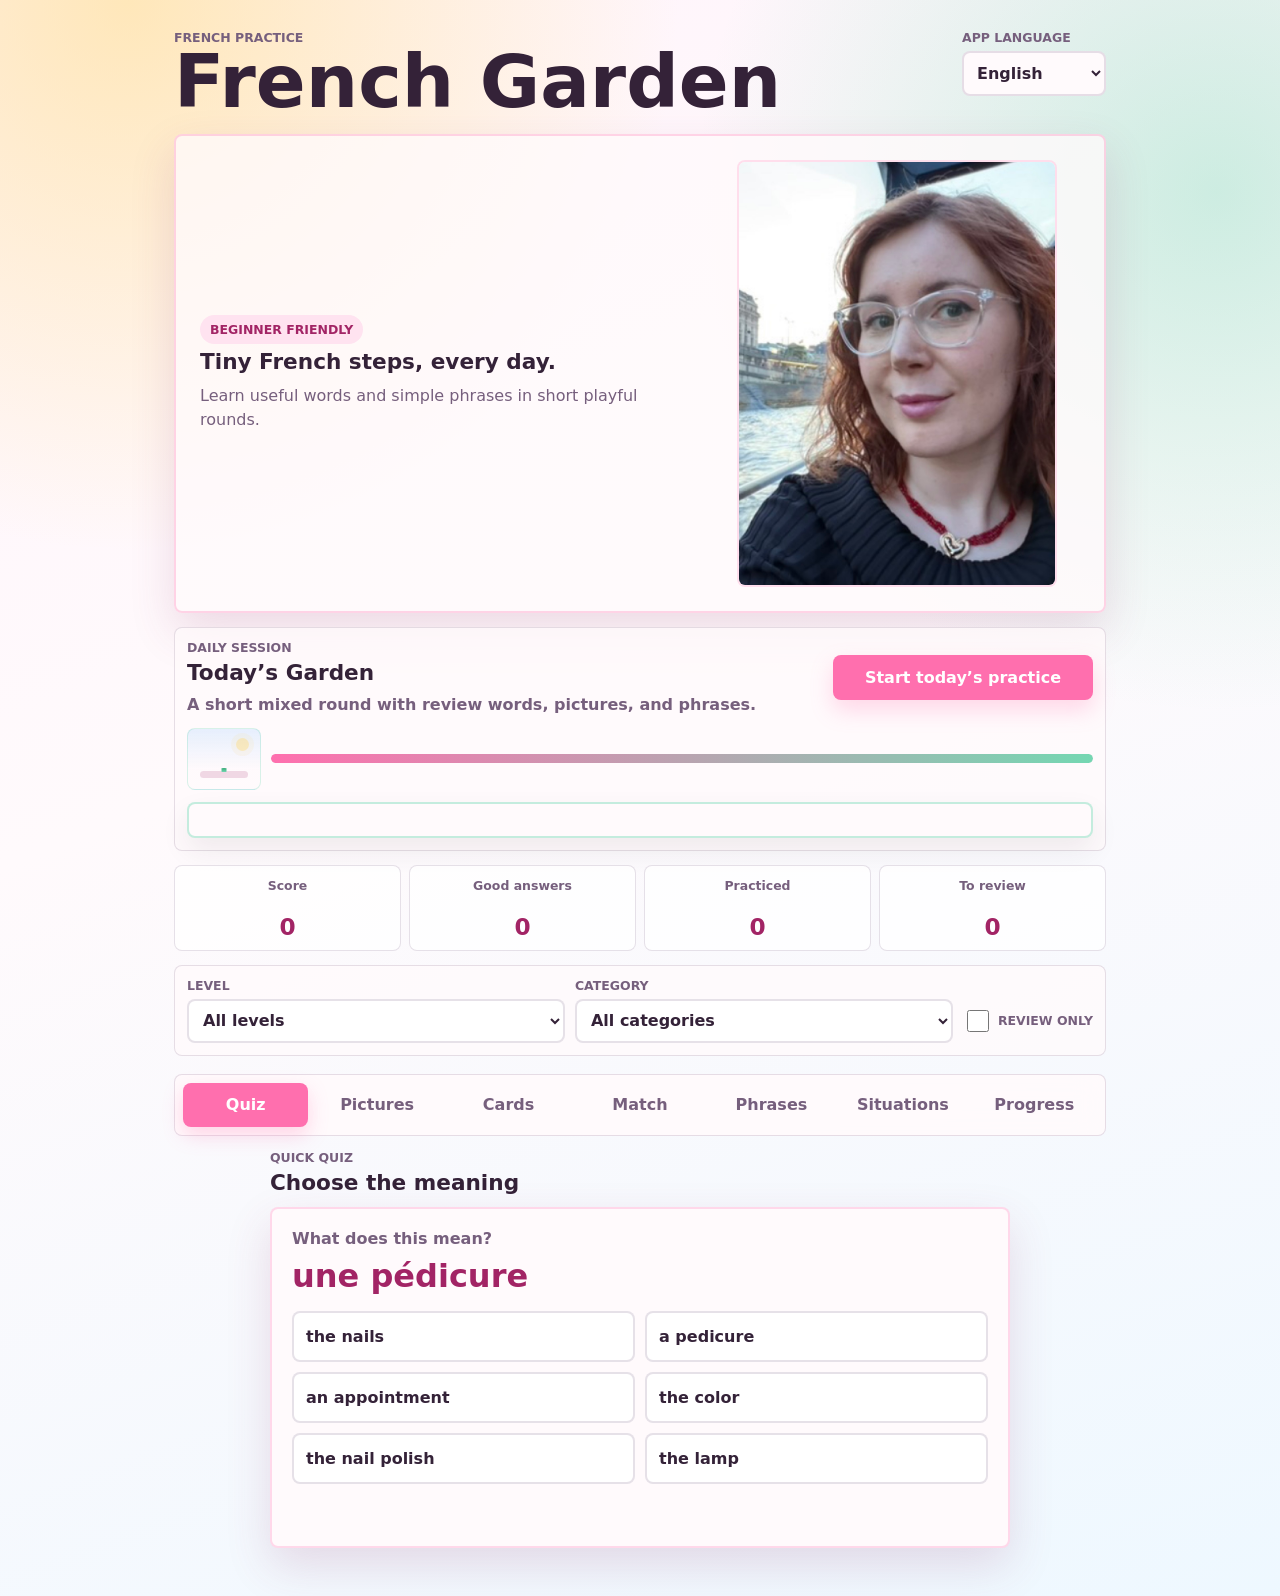
<file: index.html>
<!doctype html>
<html lang="en">
  <head>
    <meta charset="UTF-8" />
    <meta name="viewport" content="width=device-width, initial-scale=1" />
    <meta
      name="description"
      content="A playful offline French practice app for beginners."
    />
    <title>French Garden</title>
    <link
      rel="icon"
      href="data:image/svg+xml,%3Csvg xmlns='http://www.w3.org/2000/svg' viewBox='0 0 64 64'%3E%3Crect width='64' height='64' rx='14' fill='%23ff6fae'/%3E%3Ccircle cx='32' cy='32' r='20' fill='%23fffafc'/%3E%3Cpath d='M22 35q10 10 20 0' fill='none' stroke='%23ff6fae' stroke-width='5' stroke-linecap='round'/%3E%3Ccircle cx='25' cy='27' r='4' fill='%23342238'/%3E%3Ccircle cx='39' cy='27' r='4' fill='%23342238'/%3E%3C/svg%3E"
    />
    <link rel="stylesheet" href="./styles.css?v=20260525-test-progress" />
  </head>
  <body>
    <div class="app-shell">
      <header class="topbar">
        <div>
          <p class="eyebrow" data-i18n="appLabel">French practice</p>
          <h1 data-i18n="title">French Garden</h1>
        </div>

        <label class="language-picker">
          <span data-i18n="languageLabel">App language</span>
          <select id="ui-language">
            <option value="en">English</option>
            <option value="be">Беларуская</option>
          </select>
        </label>
      </header>

      <main>
        <section class="hero-panel">
          <div>
            <p class="pill" data-i18n="levelPill">Beginner friendly</p>
            <h2 data-i18n="heroTitle">Tiny French steps, every day.</h2>
            <p data-i18n="heroCopy">
              Learn useful words and simple phrases in short playful rounds.
            </p>
          </div>
          <div class="hero-photo-frame">
            <img
              id="hero-photo"
              class="hero-photo"
              src="./assets/hero/hero-1.jpg"
              alt=""
            />
          </div>
        </section>

        <section class="today-panel" aria-live="polite">
          <div class="today-intro">
            <div>
              <p class="eyebrow" data-i18n="todayEyebrow">Daily session</p>
              <h2 data-i18n="todayTitle">Today’s Garden</h2>
              <p data-i18n="todayCopy">
                A short mixed round with review words, pictures, and phrases.
              </p>
            </div>
            <button id="today-start" class="primary-button today-start-button" type="button">
              <span data-i18n="todayStartButton">Start today’s practice</span>
            </button>
          </div>

          <div id="today-session" class="today-session" hidden>
            <div class="today-meter">
              <div
                class="daily-growth"
                aria-hidden="true"
                style="--daily-progress: 0%; --daily-progress-value: 0"
              >
                <span class="daily-growth-sun"></span>
                <span class="daily-growth-soil"></span>
                <span class="daily-growth-stem"></span>
                <span class="daily-growth-leaf daily-growth-leaf-left"></span>
                <span class="daily-growth-leaf daily-growth-leaf-right"></span>
              </div>
              <div>
                <span id="today-progress-label"></span>
                <span class="progress-track">
                  <span id="today-progress-bar"></span>
                </span>
              </div>
            </div>
            <article id="today-card" class="today-card"></article>
          </div>
        </section>

        <section class="stats-grid" aria-live="polite">
          <div>
            <span data-i18n="scoreLabel">Score</span>
            <strong id="score">0</strong>
          </div>
          <div>
            <span data-i18n="streakLabel">Good answers</span>
            <strong id="streak">0</strong>
          </div>
          <div>
            <span data-i18n="learnedLabel">Practiced</span>
            <strong id="practiced">0</strong>
          </div>
          <div>
            <span data-i18n="reviewLabel">To review</span>
            <strong id="review-count">0</strong>
          </div>
        </section>

        <section class="filter-panel" aria-label="Practice filters">
          <label>
            <span data-i18n="levelFilterLabel">Level</span>
            <select id="level-filter"></select>
          </label>
          <label>
            <span data-i18n="categoryFilterLabel">Category</span>
            <select id="category-filter"></select>
          </label>
          <label class="review-toggle">
            <input id="review-filter" type="checkbox" />
            <span data-i18n="reviewOnlyLabel">Review only</span>
          </label>
        </section>

        <nav class="tabs" aria-label="Practice sections">
          <button class="tab active" type="button" data-view="quiz">
            <span data-i18n="quizTab">Quiz</span>
          </button>
          <button class="tab" type="button" data-view="pictures">
            <span data-i18n="picturesTab">Pictures</span>
          </button>
          <button class="tab" type="button" data-view="cards">
            <span data-i18n="cardsTab">Cards</span>
          </button>
          <button class="tab" type="button" data-view="match">
            <span data-i18n="matchTab">Match</span>
          </button>
          <button class="tab" type="button" data-view="phrases">
            <span data-i18n="phrasesTab">Phrases</span>
          </button>
          <button class="tab" type="button" data-view="situations">
            <span data-i18n="situationsTab">Situations</span>
          </button>
          <button class="tab" type="button" data-view="progress">
            <span data-i18n="progressTab">Progress</span>
          </button>
        </nav>

        <section id="cards" class="view" aria-labelledby="cards-tab">
          <div class="section-heading">
            <div>
              <p class="eyebrow" data-i18n="cardsEyebrow">Vocabulary</p>
              <h2 data-i18n="cardsTitle">Tap, learn, remember</h2>
            </div>
            <button
              id="shuffle-card"
              class="icon-button"
              type="button"
              data-i18n-title="newCardTitle"
              title="New card"
            >
              ⇄
            </button>
          </div>

          <article class="flashcard" id="flashcard" tabindex="0">
            <p id="card-level"></p>
            <p id="card-category"></p>
            <h3 id="card-french"></h3>
            <p id="card-translation"></p>
            <div class="card-actions">
              <button id="previous-card" class="secondary-button" type="button">
                <span data-i18n="previousButton">Previous</span>
              </button>
              <button id="next-card" class="secondary-button" type="button">
                <span data-i18n="nextButton">Next</span>
              </button>
            </div>
            <div class="card-actions">
              <button id="know-card" class="success-button" type="button">
                <span data-i18n="knowButton">I know it</span>
              </button>
              <button id="review-card" class="warning-button" type="button">
                <span data-i18n="reviewButton">Review later</span>
              </button>
            </div>
          </article>
        </section>

        <section id="quiz" class="view active-view" aria-labelledby="quiz-tab">
          <div class="section-heading">
            <div>
              <p class="eyebrow" data-i18n="quizEyebrow">Quick quiz</p>
              <h2 data-i18n="quizTitle">Choose the meaning</h2>
            </div>
          </div>

          <article class="challenge-card">
            <p class="prompt" data-i18n="quizPrompt">What does this mean?</p>
            <h3 id="quiz-word"></h3>
            <div id="quiz-options" class="option-grid"></div>
            <p id="quiz-feedback" class="feedback"></p>
          </article>
        </section>

        <section id="pictures" class="view" aria-labelledby="pictures-tab">
          <div class="section-heading">
            <div>
              <p class="eyebrow" data-i18n="picturesEyebrow">Picture quiz</p>
              <h2 data-i18n="picturesTitle">Look, then pick French</h2>
            </div>
          </div>

          <article class="challenge-card picture-card">
            <p class="prompt" data-i18n="picturesPrompt">
              What is this in French?
            </p>
            <img id="picture-image" class="picture-image" alt="" />
            <div id="picture-options" class="option-grid"></div>
            <p id="picture-feedback" class="feedback"></p>
          </article>
        </section>

        <section id="match" class="view" aria-labelledby="match-tab">
          <div class="section-heading">
            <div>
              <p class="eyebrow" data-i18n="matchEyebrow">Memory match</p>
              <h2 data-i18n="matchTitle">Pair French with meaning</h2>
            </div>
            <button id="reset-match" class="secondary-button" type="button">
              <span data-i18n="resetButton">Reset</span>
            </button>
          </div>

          <div id="match-board" class="match-board">
            <div>
              <p class="match-row-label" data-i18n="matchFrenchLabel">French</p>
              <div id="match-french-row" class="match-row"></div>
            </div>
            <div>
              <p class="match-row-label" data-i18n="matchMeaningLabel">Meaning</p>
              <div id="match-meaning-row" class="match-row"></div>
            </div>
          </div>
        </section>

        <section id="phrases" class="view" aria-labelledby="phrases-tab">
          <div class="section-heading">
            <div>
              <p class="eyebrow" data-i18n="phrasesEyebrow">Useful phrases</p>
              <h2 data-i18n="phrasesTitle">Complete the sentence</h2>
            </div>
          </div>

          <article class="challenge-card">
            <p id="phrase-translation" class="prompt"></p>
            <h3 id="phrase-text"></h3>
            <div id="phrase-options" class="option-grid"></div>
            <p id="phrase-feedback" class="feedback"></p>
          </article>
        </section>

        <section id="situations" class="view" aria-labelledby="situations-tab">
          <div class="section-heading">
            <div>
              <p class="eyebrow" data-i18n="situationsEyebrow">Mini situations</p>
              <h2 data-i18n="situationsTitle">Practice real moments</h2>
            </div>
          </div>

          <div id="situations-board" class="situations-board"></div>
        </section>

        <section id="progress" class="view" aria-labelledby="progress-tab">
          <div class="progress-panel">
            <div class="section-heading">
              <div>
                <p class="eyebrow" data-i18n="progressEyebrow">Progress</p>
                <h2 data-i18n="progressTitle">Practice by category</h2>
              </div>
            </div>
            <div id="category-progress" class="category-progress"></div>
          </div>

          <div class="reward-panel">
            <div class="section-heading">
              <div>
                <p class="eyebrow" data-i18n="rewardsEyebrow">Rewards</p>
                <h2 data-i18n="rewardsTitle">Little rewards from Sylvain</h2>
              </div>
            </div>
            <p class="reward-instructions" data-i18n="rewardListInstructions">
              Open an unlocked reward, copy the reward image, then paste it in a message to Sylvain.
            </p>
            <div id="reward-list" class="reward-list"></div>
          </div>

          <div class="test-mode-row">
            <button
              id="codex-test-mode"
              class="codex-test-mode"
              type="button"
              aria-label="Codex test mode"
              aria-pressed="false"
              title="Codex test mode off"
            >
              Test
            </button>
          </div>
        </section>
      </main>
    </div>

    <div id="reward-modal" class="reward-modal" hidden>
      <article
        class="reward-dialog"
        role="dialog"
        aria-modal="true"
        aria-labelledby="reward-modal-title"
      >
        <p class="eyebrow" data-i18n="rewardUnlockedEyebrow">Reward unlocked</p>
        <h2 id="reward-modal-title"></h2>
        <img id="reward-image" class="reward-image" alt="" />
        <p id="reward-modal-text"></p>
        <p class="reward-instructions" data-i18n="rewardCopyInstructions">
          Tap Copy reward image, then open Messages or WhatsApp and paste it to send it to Sylvain.
        </p>
        <div class="reward-actions">
          <button id="reward-copy" class="primary-button" type="button">
            <span data-i18n="copyRewardButton">Copy reward image</span>
          </button>
          <button id="reward-close" class="secondary-button" type="button">
            <span data-i18n="closeRewardButton">Close</span>
          </button>
        </div>
        <p id="reward-helper" class="reward-helper"></p>
      </article>
    </div>

    <div id="codex-test-toast" class="codex-test-toast" role="status" aria-live="polite"></div>

    <script type="module" src="./app.js?v=20260525-test-progress"></script>
  </body>
</html>
</file>
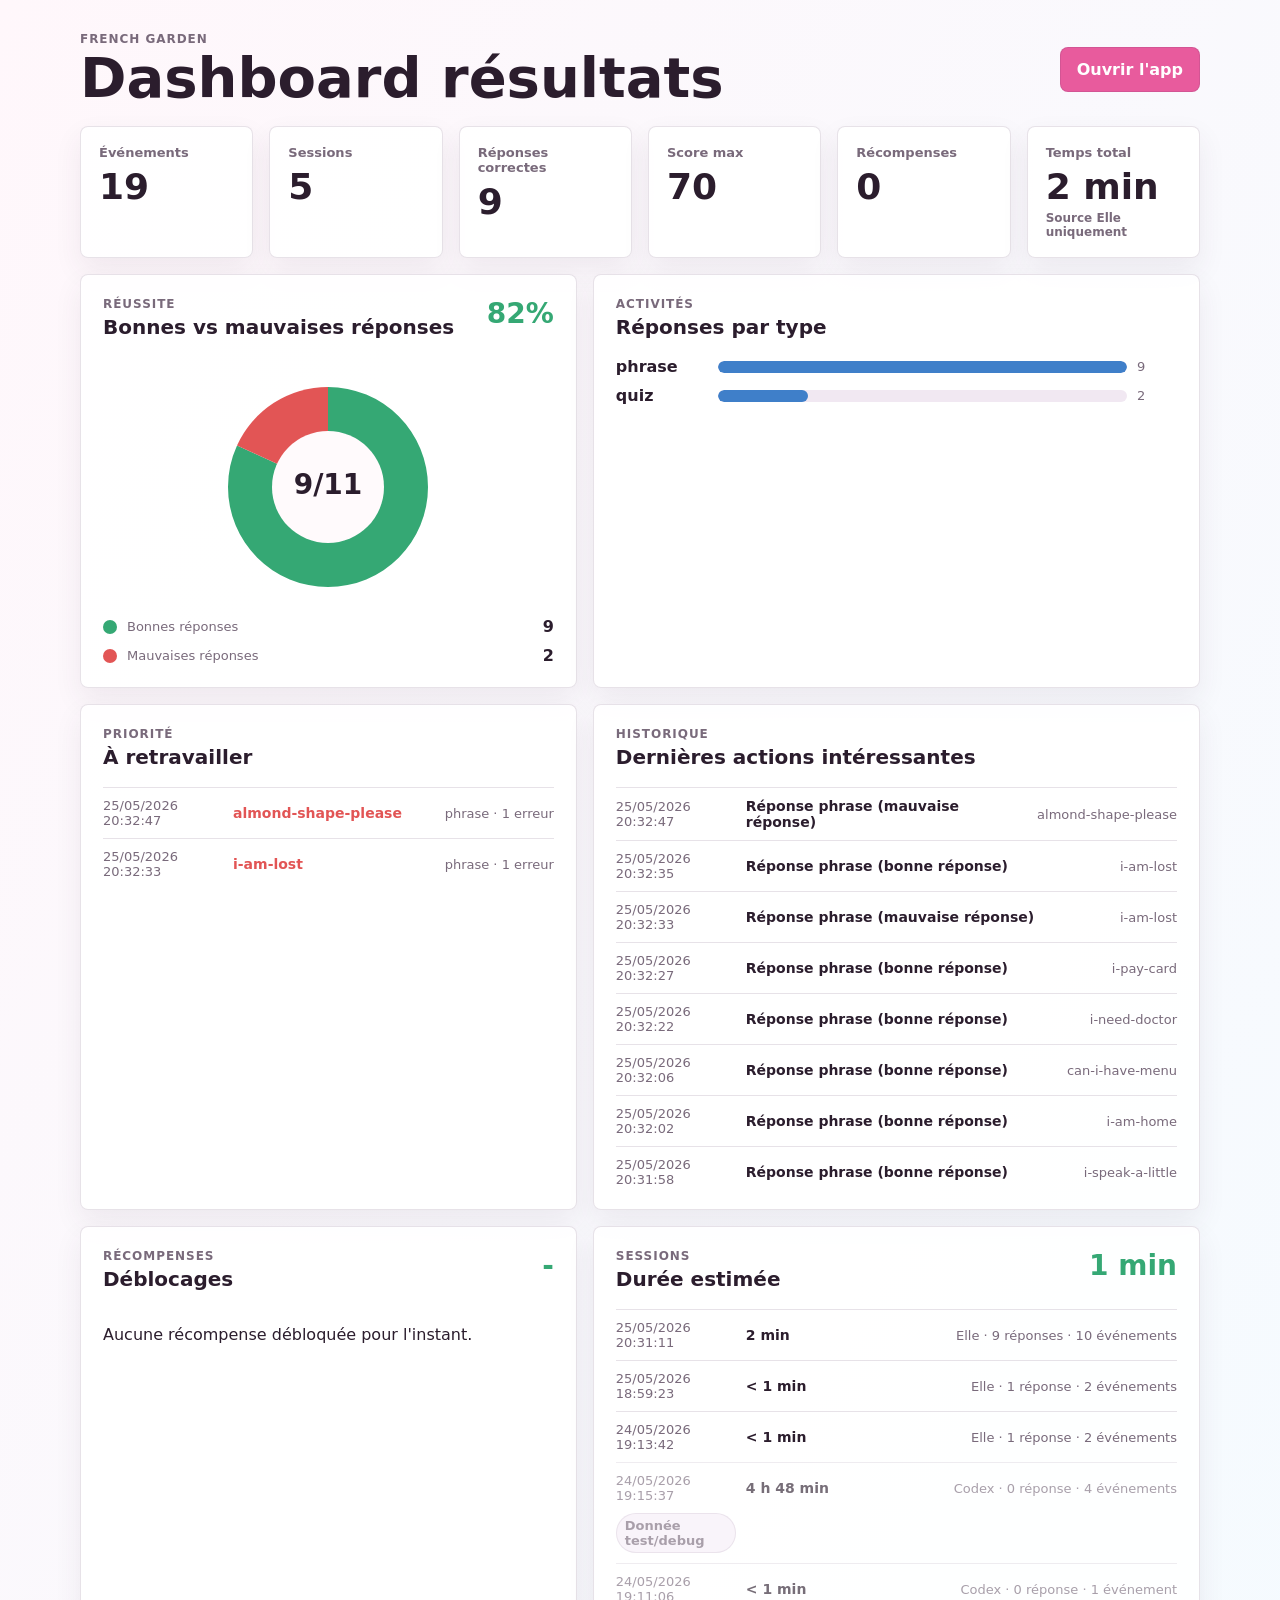
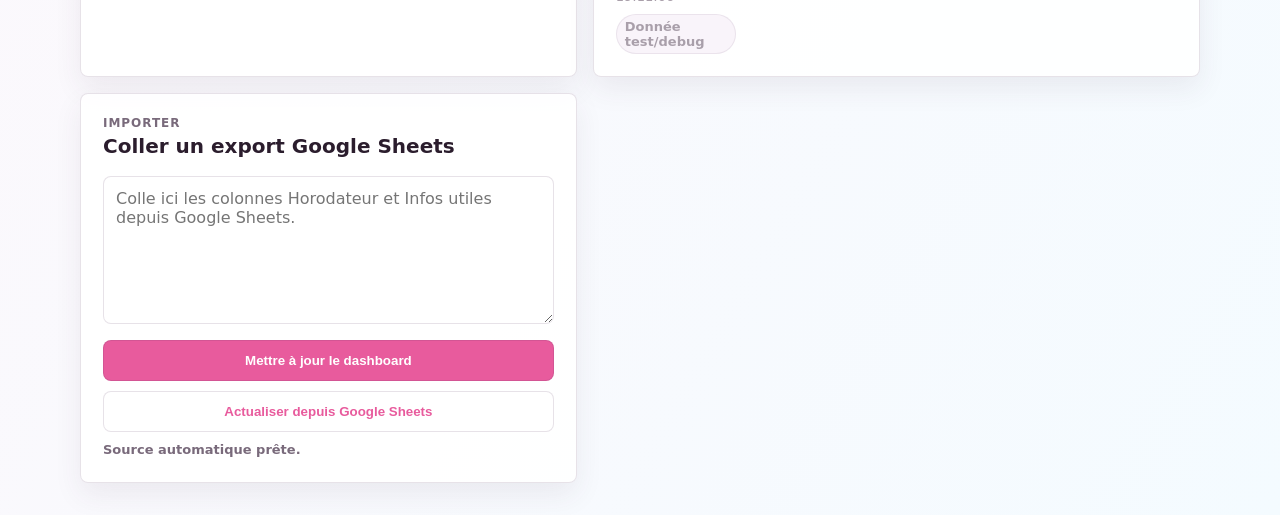
<file: dashboard.html>
<!doctype html>
<html lang="fr">
  <head>
    <meta charset="UTF-8" />
    <meta name="viewport" content="width=device-width, initial-scale=1" />
    <title>French Garden Dashboard</title>
    <link rel="stylesheet" href="./dashboard.css?v=20260525-time-reset" />
  </head>
  <body>
    <main class="dashboard-shell">
      <header class="dashboard-header">
        <div>
          <p>French Garden</p>
          <h1>Dashboard résultats</h1>
        </div>
        <a href="./">Ouvrir l'app</a>
      </header>

      <section class="summary-grid" aria-label="Résumé">
        <article>
          <span>Événements</span>
          <strong id="total-events">0</strong>
        </article>
        <article>
          <span>Sessions</span>
          <strong id="total-sessions">0</strong>
        </article>
        <article>
          <span>Réponses correctes</span>
          <strong id="good-answers">0</strong>
        </article>
        <article>
          <span>Score max</span>
          <strong id="max-score">0</strong>
        </article>
        <article>
          <span>Récompenses</span>
          <strong id="total-rewards">0</strong>
        </article>
        <article>
          <span>Temps total</span>
          <strong id="total-session-time">0 min</strong>
          <em>Source Elle uniquement</em>
        </article>
      </section>

      <section class="dashboard-grid">
        <article class="panel chart-panel">
          <div class="panel-title">
            <div>
              <p>Réussite</p>
              <h2>Bonnes vs mauvaises réponses</h2>
            </div>
            <strong id="success-rate">0%</strong>
          </div>
          <canvas id="success-chart" width="260" height="260" aria-label="Camembert réussite"></canvas>
          <div id="success-legend" class="legend"></div>
        </article>

        <article class="panel">
          <div class="panel-title">
            <div>
              <p>Activités</p>
              <h2>Réponses par type</h2>
            </div>
          </div>
          <div id="activity-bars" class="bars"></div>
        </article>

        <article class="panel">
          <div class="panel-title">
            <div>
              <p>Priorité</p>
              <h2>À retravailler</h2>
            </div>
          </div>
          <div id="review-priority-list" class="review-priority-list"></div>
        </article>

        <article class="panel">
          <div class="panel-title">
            <div>
              <p>Historique</p>
              <h2>Dernières actions intéressantes</h2>
            </div>
          </div>
          <div id="recent-list" class="recent-list"></div>
        </article>

        <article class="panel">
          <div class="panel-title">
            <div>
              <p>Récompenses</p>
              <h2>Déblocages</h2>
            </div>
            <strong id="latest-reward">-</strong>
          </div>
          <div id="reward-list" class="reward-list"></div>
        </article>

        <article class="panel">
          <div class="panel-title">
            <div>
              <p>Sessions</p>
              <h2>Durée estimée</h2>
            </div>
            <strong id="average-session-time">0 min</strong>
          </div>
          <div id="session-duration-list" class="session-duration-list"></div>
        </article>

        <article class="panel">
          <div class="panel-title">
            <div>
              <p>Importer</p>
              <h2>Coller un export Google Sheets</h2>
            </div>
          </div>
          <textarea id="csv-input" placeholder="Colle ici les colonnes Horodateur et Infos utiles depuis Google Sheets."></textarea>
          <div class="import-actions">
            <button id="import-csv" type="button">Mettre à jour le dashboard</button>
            <button id="refresh-csv" class="secondary-action" type="button">Actualiser depuis Google Sheets</button>
          </div>
          <p id="import-status" class="import-status" role="status" aria-live="polite"></p>
        </article>
      </section>
    </main>
    <script src="./dashboard-data.js?v=20260525-time-reset"></script>
    <script src="./dashboard.js?v=20260525-time-reset"></script>
  </body>
</html>
</file>
<file: styles.css>
:root {
  color-scheme: light;
  --ink: #342238;
  --muted: #765f7d;
  --pink: #ff6fae;
  --pink-soft: #ffe3f0;
  --mint: #74d7b2;
  --lemon: #ffd76a;
  --blue: #8ec7ff;
  --white: #fffafc;
  --line: rgba(82, 43, 91, 0.14);
  --shadow: 0 18px 45px rgba(145, 57, 107, 0.16);
}

* {
  box-sizing: border-box;
}

body {
  margin: 0;
  min-height: 100vh;
  font-family: Inter, ui-sans-serif, system-ui, -apple-system, BlinkMacSystemFont,
    "Segoe UI", sans-serif;
  background:
    radial-gradient(circle at 10% 0%, rgba(255, 215, 106, 0.45), transparent 28%),
    radial-gradient(circle at 95% 12%, rgba(116, 215, 178, 0.36), transparent 28%),
    linear-gradient(160deg, #fff4fb 0%, #fffafc 42%, #eef8ff 100%);
  color: var(--ink);
}

button,
input,
select {
  font: inherit;
}

button {
  min-height: 44px;
}

.codex-test-mode {
  background: var(--ink);
  border: 1px solid rgba(255, 255, 255, 0.78);
  border-radius: 999px;
  box-shadow: 0 8px 18px rgba(52, 34, 56, 0.18);
  color: white;
  cursor: pointer;
  font-size: 0.68rem;
  font-weight: 900;
  height: 28px;
  min-height: 28px;
  opacity: 0.42;
  padding: 0 10px;
  text-transform: uppercase;
  width: auto;
}

.codex-test-mode.is-active {
  background: var(--pink);
  opacity: 0.95;
}

.codex-test-toast {
  background: rgba(52, 34, 56, 0.92);
  border-radius: 8px;
  bottom: 48px;
  color: white;
  font-size: 0.82rem;
  font-weight: 900;
  opacity: 0;
  padding: 9px 12px;
  pointer-events: none;
  position: fixed;
  right: 12px;
  transform: translateY(6px);
  transition: opacity 0.18s ease, transform 0.18s ease;
  z-index: 20;
}

.codex-test-toast.is-visible {
  opacity: 1;
  transform: translateY(0);
}

.test-mode-row {
  display: flex;
  justify-content: flex-end;
  margin-top: 10px;
  padding-right: 2px;
}

.app-shell {
  width: min(100%, 980px);
  margin: 0 auto;
  padding: 18px 14px 32px;
}

.topbar {
  display: flex;
  align-items: flex-start;
  justify-content: space-between;
  gap: 14px;
  margin-bottom: 18px;
}

.eyebrow,
.pill,
.language-picker span {
  margin: 0;
  color: var(--muted);
  font-size: 0.78rem;
  font-weight: 800;
  letter-spacing: 0;
  text-transform: uppercase;
}

h1,
h2,
h3,
p {
  overflow-wrap: anywhere;
}

h1 {
  margin: 2px 0 0;
  font-size: clamp(2rem, 11vw, 4.6rem);
  line-height: 0.94;
}

h2 {
  margin: 6px 0 0;
  font-size: 1.35rem;
  line-height: 1.1;
}

h3 {
  margin: 0;
  font-size: 2rem;
  line-height: 1.05;
}

.language-picker {
  display: grid;
  flex: 0 0 144px;
  gap: 6px;
}

.language-picker select {
  width: 100%;
  border: 2px solid var(--line);
  border-radius: 8px;
  background: var(--white);
  color: var(--ink);
  padding: 10px 9px;
  font-weight: 800;
}

.hero-panel {
  display: grid;
  grid-template-columns: 1fr;
  gap: 18px;
  overflow: hidden;
  border: 2px solid rgba(255, 111, 174, 0.28);
  border-radius: 8px;
  background: rgba(255, 250, 252, 0.78);
  box-shadow: var(--shadow);
  padding: 18px;
}

.hero-panel p:not(.pill) {
  max-width: 58ch;
  margin: 10px 0 0;
  color: var(--muted);
  font-size: 1rem;
  line-height: 1.5;
}

.pill {
  display: inline-flex;
  width: fit-content;
  border-radius: 999px;
  background: var(--pink-soft);
  color: #a22465;
  padding: 7px 10px;
}

.hero-photo-frame {
  justify-self: center;
  overflow: hidden;
  width: min(100%, 320px);
  aspect-ratio: 3 / 4;
  border: 2px solid rgba(255, 111, 174, 0.22);
  border-radius: 8px;
  background: rgba(255, 255, 255, 0.72);
}

.hero-photo {
  display: block;
  width: 100%;
  height: 100%;
  object-fit: cover;
  object-position: center;
}

.stats-grid {
  display: grid;
  grid-template-columns: repeat(4, minmax(0, 1fr));
  gap: 8px;
  margin: 14px 0;
}

.stats-grid div {
  display: grid;
  gap: 5px;
  border: 1px solid var(--line);
  border-radius: 8px;
  background: rgba(255, 255, 255, 0.72);
  padding: 12px 8px;
  text-align: center;
}

.stats-grid span {
  min-height: 32px;
  color: var(--muted);
  font-size: 0.78rem;
  font-weight: 800;
}

.stats-grid strong {
  color: #a22465;
  font-size: 1.45rem;
  line-height: 1;
}

.filter-panel,
.progress-panel,
.reward-panel,
.today-panel {
  border: 1px solid var(--line);
  border-radius: 8px;
  background: rgba(255, 250, 252, 0.78);
  padding: 12px;
}

.today-panel {
  display: grid;
  gap: 12px;
  margin: 14px 0;
}

.today-intro {
  display: grid;
  gap: 12px;
}

.today-intro p:not(.eyebrow) {
  margin: 8px 0 0;
  color: var(--muted);
  font-weight: 800;
  line-height: 1.45;
}

.today-start-button {
  align-self: center;
}

.today-session {
  display: grid;
  gap: 12px;
}

.today-meter {
  display: grid;
  grid-template-columns: 74px minmax(0, 1fr);
  align-items: center;
  gap: 10px;
  color: var(--muted);
  font-size: 0.82rem;
  font-weight: 900;
  text-transform: uppercase;
}

.daily-growth {
  --daily-progress: 0%;
  --daily-progress-value: 0;
  position: relative;
  width: 74px;
  height: 62px;
  border: 1px solid rgba(116, 215, 178, 0.28);
  border-radius: 8px;
  background:
    linear-gradient(180deg, rgba(142, 199, 255, 0.22), rgba(255, 250, 252, 0.9) 68%),
    var(--white);
  overflow: hidden;
}

.daily-growth-sun,
.daily-growth-soil,
.daily-growth-stem,
.daily-growth-leaf {
  position: absolute;
  display: block;
}

.daily-growth-sun {
  top: 9px;
  right: 11px;
  width: 13px;
  height: 13px;
  border-radius: 999px;
  background: var(--lemon);
  box-shadow: 0 0 0 5px rgba(255, 215, 106, 0.22);
  opacity: calc(0.42 + var(--daily-progress-value) * 0.0058);
}

.daily-growth-soil {
  left: 12px;
  right: 12px;
  bottom: 11px;
  height: 7px;
  border-radius: 999px;
  background: rgba(162, 36, 101, 0.16);
}

.daily-growth-stem {
  left: 50%;
  bottom: 17px;
  width: 5px;
  height: 34px;
  border-radius: 999px;
  background: linear-gradient(180deg, #35a874, var(--mint));
  transform: translateX(-50%) scaleY(calc(0.12 + var(--daily-progress-value) * 0.0088));
  transform-origin: 50% 100%;
  transition: transform 0.38s cubic-bezier(0.22, 1, 0.36, 1);
}

.daily-growth-leaf {
  bottom: 30px;
  width: 22px;
  height: 13px;
  border-radius: 999px 999px 2px 999px;
  background: var(--mint);
  opacity: clamp(0, calc((var(--daily-progress-value) - 18) / 82), 1);
  transition:
    opacity 0.24s ease,
    transform 0.38s cubic-bezier(0.22, 1, 0.36, 1);
}

.daily-growth-leaf-left {
  left: 17px;
  transform: rotate(-28deg) scale(calc(0.45 + var(--daily-progress-value) * 0.0055));
  transform-origin: 100% 80%;
}

.daily-growth-leaf-right {
  right: 17px;
  bottom: 39px;
  border-radius: 999px 999px 999px 2px;
  transform: rotate(28deg) scale(calc(0.35 + var(--daily-progress-value) * 0.0065));
  transform-origin: 0 80%;
}

.daily-growth.is-complete .daily-growth-sun {
  animation: sunPulse 0.72s ease-out both;
}

.today-card {
  display: grid;
  gap: 12px;
  border: 2px solid rgba(116, 215, 178, 0.42);
  border-radius: 8px;
  background: var(--white);
  box-shadow: 0 12px 28px rgba(52, 34, 56, 0.08);
  padding: 16px;
}

.session-finish-button {
  display: inline-flex;
  align-items: center;
  justify-content: center;
  gap: 9px;
}

.finish-sprout {
  width: 28px;
  height: 28px;
  color: white;
  filter: drop-shadow(0 1px 0 rgba(162, 36, 101, 0.18));
}

.today-complete-mark {
  display: grid;
  place-items: center;
  justify-self: start;
  width: 58px;
  height: 58px;
  border-radius: 999px;
  background: #e8fff5;
  box-shadow: inset 0 0 0 2px rgba(116, 215, 178, 0.46);
}

.today-complete-sprout {
  width: 42px;
  height: 42px;
  color: #35a874;
}

.sprout-icon {
  display: block;
  fill: none;
  overflow: visible;
  stroke: currentColor;
  stroke-linecap: round;
  stroke-linejoin: round;
  stroke-width: 3;
}

.sprout-icon-leaf {
  fill: currentColor;
  opacity: 0;
  stroke-width: 1.8;
  transform-origin: 16px 18px;
  animation: sproutLeafFade 0.36s 0.08s ease-out both;
}

.sprout-icon-stem,
.sprout-icon-root {
  animation: sproutLine 0.42s cubic-bezier(0.22, 1, 0.36, 1) both;
}

.today-card-heading {
  display: grid;
  gap: 7px;
}

.today-card-heading h3,
.today-empty h3 {
  color: #a22465;
  font-size: 1.75rem;
}

.today-card-heading p:not(.eyebrow),
.today-empty p,
.today-summary-stat,
.today-summary-review {
  margin: 0;
  color: var(--muted);
  font-weight: 800;
  line-height: 1.45;
}

.today-picture {
  display: block;
  width: min(100%, 300px);
  aspect-ratio: 4 / 3;
  justify-self: center;
  border: 2px solid var(--line);
  border-radius: 8px;
  background: white;
  object-fit: cover;
}

.today-actions {
  display: grid;
  grid-template-columns: repeat(2, minmax(0, 1fr));
  gap: 9px;
}

.today-empty {
  display: grid;
  gap: 10px;
}

.filter-panel {
  display: grid;
  gap: 10px;
  margin-bottom: 14px;
}

.filter-panel label {
  display: grid;
  gap: 6px;
}

.filter-panel span {
  color: var(--muted);
  font-size: 0.78rem;
  font-weight: 900;
  text-transform: uppercase;
}

.filter-panel select {
  width: 100%;
  border: 2px solid var(--line);
  border-radius: 8px;
  background: white;
  color: var(--ink);
  min-height: 44px;
  padding: 8px 10px;
  font-weight: 800;
}

.review-toggle {
  display: flex !important;
  align-items: center;
  gap: 10px;
  min-height: 44px;
}

.review-toggle input {
  width: 22px;
  height: 22px;
  accent-color: var(--pink);
}

.progress-panel {
  margin-bottom: 0;
}

.reward-panel {
  display: grid;
  gap: 12px;
  margin-top: 14px;
}

.category-progress {
  display: grid;
  gap: 10px;
}

.progress-row {
  display: grid;
  gap: 6px;
}

.progress-row div {
  display: flex;
  justify-content: space-between;
  gap: 10px;
  color: var(--muted);
  font-size: 0.88rem;
  font-weight: 800;
}

.progress-row strong {
  color: var(--ink);
}

.progress-track {
  display: block;
  overflow: hidden;
  height: 9px;
  border-radius: 999px;
  background: rgba(118, 95, 125, 0.14);
}

.progress-track span {
  display: block;
  height: 100%;
  border-radius: inherit;
  background: linear-gradient(90deg, var(--pink), var(--mint));
}

.reward-list {
  display: grid;
  gap: 8px;
}

.reward-card {
  display: grid;
  grid-template-columns: 76px minmax(0, 1fr);
  align-items: center;
  gap: 10px;
  border: 1px solid var(--line);
  border-radius: 8px;
  background: rgba(238, 232, 240, 0.72);
  padding: 12px;
}

.reward-thumb {
  width: 76px;
  aspect-ratio: 1;
  border-radius: 8px;
  background: rgba(255, 255, 255, 0.72);
  object-fit: cover;
  object-position: center;
  filter: grayscale(1) blur(4px);
  opacity: 0.32;
}

.reward-card-unlocked {
  border-color: rgba(116, 215, 178, 0.9);
  background: #e8fff5;
}

.reward-card-unlocked .reward-thumb {
  filter: none;
  opacity: 1;
}

.reward-card div {
  display: grid;
  gap: 4px;
}

.reward-card strong {
  color: var(--ink);
}

.reward-card span,
.reward-helper,
.reward-instructions {
  color: var(--muted);
  font-size: 0.88rem;
  font-weight: 800;
}

.reward-instructions {
  margin: 0;
  line-height: 1.45;
}

.tabs {
  position: sticky;
  top: 0;
  z-index: 2;
  display: grid;
  grid-template-columns: repeat(7, minmax(0, 1fr));
  gap: 6px;
  margin: 18px 0 14px;
  padding: 8px;
  border: 1px solid var(--line);
  border-radius: 8px;
  background: rgba(255, 250, 252, 0.9);
  backdrop-filter: blur(14px);
}

.tab,
.icon-button,
.primary-button,
.secondary-button,
.answer-button,
.match-tile {
  border: 0;
  border-radius: 8px;
  cursor: pointer;
  font-weight: 900;
}

.tab {
  background: transparent;
  color: var(--muted);
  padding: 10px 5px;
}

.tab.active {
  background: var(--pink);
  color: white;
  box-shadow: 0 8px 20px rgba(255, 111, 174, 0.28);
}

.view {
  display: none;
}

.active-view {
  display: block;
}

.section-heading {
  display: flex;
  align-items: center;
  justify-content: space-between;
  gap: 12px;
  margin-bottom: 12px;
}

.icon-button,
.secondary-button {
  border: 1px solid var(--line);
  background: var(--white);
  color: var(--ink);
  padding: 0 14px;
}

.icon-button {
  width: 46px;
  font-size: 1.35rem;
}

.flashcard,
.challenge-card {
  border: 2px solid rgba(255, 111, 174, 0.24);
  border-radius: 8px;
  background: var(--white);
  box-shadow: var(--shadow);
  padding: 20px;
}

.challenge-card {
  position: relative;
  overflow: hidden;
}

.flashcard {
  display: grid;
  min-height: 330px;
  place-items: center;
  gap: 12px;
  text-align: center;
}

.flashcard p:first-child,
.flashcard p:nth-child(2) {
  margin: 0;
  border-radius: 999px;
  background: #e9fff6;
  color: #25785b;
  padding: 7px 11px;
  font-weight: 900;
}

.flashcard p:first-child {
  background: var(--pink-soft);
  color: #a22465;
}

.flashcard h3 {
  color: #a22465;
  font-size: clamp(2.7rem, 15vw, 5.5rem);
}

.flashcard p {
  margin: 0;
  color: var(--muted);
  font-size: 1.25rem;
  font-weight: 800;
}

.primary-button {
  display: inline-grid;
  place-items: center;
  text-align: center;
  text-decoration: none;
  width: 100%;
  background: var(--pink);
  color: white;
  padding: 13px 16px;
  box-shadow: 0 10px 22px rgba(255, 111, 174, 0.26);
}

.card-actions {
  display: grid;
  grid-template-columns: repeat(2, minmax(0, 1fr));
  gap: 8px;
  width: 100%;
}

.card-actions:last-child {
  grid-template-columns: repeat(2, minmax(0, 1fr));
}

.success-button,
.warning-button {
  border: 0;
  border-radius: 8px;
  color: var(--ink);
  cursor: pointer;
  font-weight: 900;
  padding: 12px 10px;
}

.success-button {
  background: #dffbee;
}

.warning-button {
  background: #fff0c7;
}

.prompt {
  margin: 0 0 12px;
  color: var(--muted);
  font-weight: 800;
}

.challenge-card h3 {
  margin-bottom: 18px;
  color: #a22465;
}

.option-grid {
  display: grid;
  gap: 10px;
}

.answer-button {
  width: 100%;
  border: 2px solid var(--line);
  background: white;
  color: var(--ink);
  padding: 14px 12px;
  text-align: left;
}

.answer-button:disabled {
  cursor: default;
  opacity: 0.74;
}

.answer-button.is-selected {
  border-color: var(--pink);
  background: var(--pink-soft);
}

.answer-button:active,
.match-tile:active {
  transform: translateY(1px);
}

.feedback {
  min-height: 28px;
  margin: 14px 0 0;
  font-weight: 900;
}

.feedback.success {
  color: #24785a;
}

.feedback.error {
  color: #b93c65;
}

.empty-state {
  grid-column: 1 / -1;
  margin: 0;
  border: 2px dashed var(--line);
  border-radius: 8px;
  background: rgba(255, 250, 252, 0.78);
  color: var(--muted);
  padding: 16px;
  text-align: center;
  font-weight: 900;
}

.picture-image.is-empty {
  display: none;
}

.reward-modal[hidden] {
  display: none;
}

.reward-modal {
  position: fixed;
  inset: 0;
  z-index: 10;
  display: grid;
  place-items: center;
  background: rgba(52, 34, 56, 0.42);
  padding: 18px;
}

.reward-dialog {
  display: grid;
  gap: 12px;
  width: min(100%, 480px);
  max-height: calc(100vh - 36px);
  overflow: auto;
  border: 2px solid rgba(255, 111, 174, 0.32);
  border-radius: 8px;
  background: var(--white);
  box-shadow: var(--shadow);
  padding: 20px;
}

.reward-dialog h2,
.reward-dialog p {
  margin: 0;
}

.reward-dialog h2 {
  color: #a22465;
}

.reward-image {
  display: block;
  width: 100%;
  max-height: min(58vh, 520px);
  border: 2px solid var(--line);
  border-radius: 8px;
  background: rgba(255, 255, 255, 0.72);
  object-fit: contain;
  object-position: center;
}

.reward-dialog > p:not(.eyebrow):not(.reward-helper) {
  color: var(--muted);
  font-weight: 800;
}

.reward-actions {
  display: grid;
  gap: 8px;
}

.picture-card {
  display: grid;
  gap: 14px;
}

.picture-image {
  display: block;
  width: min(100%, 360px);
  aspect-ratio: 4 / 3;
  margin: 0 auto 6px;
  border: 2px solid var(--line);
  border-radius: 8px;
  background: white;
  box-shadow: 0 12px 24px rgba(52, 34, 56, 0.08);
  object-fit: cover;
}

.celebrate {
  animation: pop 0.42s ease-out;
}

.celebrate::after {
  content: "+10";
  display: inline-grid;
  place-items: center;
  min-width: 42px;
  min-height: 30px;
  margin-left: 8px;
  border-radius: 999px;
  background: var(--lemon);
  color: #6d4b00;
  font-size: 0.82rem;
  vertical-align: middle;
  animation: floatScore 0.68s ease-out both;
}

.match-board {
  display: grid;
  gap: 14px;
}

.match-board > div {
  display: grid;
  gap: 8px;
  border: 1px solid var(--line);
  border-radius: 8px;
  background: rgba(255, 250, 252, 0.72);
  padding: 10px;
}

.match-board > div:first-child {
  background: rgba(255, 227, 240, 0.62);
}

.match-board > div:last-child {
  background: rgba(233, 255, 246, 0.66);
}

.match-row-label {
  margin: 0;
  color: var(--muted);
  font-size: 0.78rem;
  font-weight: 900;
  text-transform: uppercase;
}

.match-row {
  display: grid;
  grid-template-columns: repeat(2, minmax(0, 1fr));
  gap: 9px;
}

.situations-board {
  display: grid;
  gap: 12px;
}

.situation-card {
  display: grid;
  gap: 14px;
  border: 2px solid rgba(255, 111, 174, 0.24);
  border-radius: 8px;
  background: var(--white);
  box-shadow: var(--shadow);
  padding: 16px;
}

.situation-card p,
.situation-card span {
  margin: 0;
  color: var(--muted);
  font-weight: 800;
}

.situation-card p {
  color: #a22465;
  font-size: 0.78rem;
  text-transform: uppercase;
}

.situation-card h3 {
  margin: 4px 0 6px;
  color: var(--ink);
  font-size: 1.35rem;
}

.situation-lines {
  display: grid;
  gap: 8px;
}

.situation-line {
  display: grid;
  gap: 4px;
  width: 100%;
  border: 2px solid var(--line);
  border-radius: 8px;
  background: white;
  color: var(--ink);
  cursor: pointer;
  padding: 12px;
  text-align: left;
}

.situation-line strong,
.situation-line span {
  overflow-wrap: anywhere;
}

.situation-line span {
  color: var(--muted);
  font-weight: 800;
}

.match-tile {
  min-height: 72px;
  border: 2px solid var(--line);
  background: white;
  color: var(--ink);
  padding: 10px;
}

.match-tile-fr {
  background: #fffafc;
  color: #a22465;
}

.match-tile-translation {
  background: white;
}

.match-tile.selected {
  border-color: var(--pink);
  background: var(--pink-soft);
}

.match-tile.matched {
  border-color: rgba(116, 215, 178, 0.9);
  background: #e8fff5;
  color: #24785a;
}

.shake {
  animation: shake 0.42s ease-in-out;
}

@keyframes shake {
  20%,
  60% {
    transform: translateX(-5px);
  }

  40%,
  80% {
    transform: translateX(5px);
  }
}

@keyframes pop {
  45% {
    transform: scale(1.05);
  }
}

@keyframes floatScore {
  from {
    opacity: 0;
    transform: translateY(6px) scale(0.9);
  }

  40% {
    opacity: 1;
  }

  to {
    opacity: 0;
    transform: translateY(-12px) scale(1.06);
  }
}

@keyframes sproutLine {
  from {
    stroke-dasharray: 1 40;
    stroke-dashoffset: 12;
  }

  to {
    stroke-dasharray: 40 40;
    stroke-dashoffset: 0;
  }
}

@keyframes sproutLeafFade {
  to {
    opacity: 1;
  }
}

@keyframes sunPulse {
  45% {
    transform: scale(1.18);
  }
}

@media (prefers-reduced-motion: reduce) {
  .daily-growth-stem,
  .daily-growth-leaf,
  .daily-growth.is-complete .daily-growth-sun,
  .sprout-icon-leaf,
  .sprout-icon-stem,
  .sprout-icon-root {
    animation: none;
    transition: none;
  }

  .sprout-icon-leaf {
    opacity: 1;
  }
}

@media (min-width: 720px) {
  .app-shell {
    padding: 30px 24px 48px;
  }

  .hero-panel {
    grid-template-columns: minmax(0, 1.15fr) minmax(260px, 0.85fr);
    align-items: center;
    padding: 24px;
  }

  .filter-panel {
    grid-template-columns: 1fr 1fr auto;
    align-items: end;
  }

  .today-intro {
    grid-template-columns: minmax(0, 1fr) minmax(220px, 260px);
    align-items: center;
  }

  .view {
    max-width: 740px;
    margin: 0 auto;
  }

  .option-grid {
    grid-template-columns: repeat(2, minmax(0, 1fr));
  }

  .match-row {
    grid-template-columns: repeat(5, minmax(0, 1fr));
  }

  .situations-board {
    grid-template-columns: repeat(2, minmax(0, 1fr));
  }
}

@media (max-width: 640px) {
  .app-shell {
    overflow-x: clip;
    padding: 12px 10px 28px;
  }

  .topbar {
    display: grid;
    gap: 8px;
    margin-bottom: 10px;
  }

  h1 {
    font-size: 2.1rem;
  }

  .hero-panel {
    grid-template-columns: minmax(0, 1fr) 74px;
    align-items: center;
    gap: 10px;
    margin-bottom: 10px;
    padding: 10px;
  }

  .hero-panel .pill,
  .hero-panel p:not(.pill) {
    display: none;
  }

  .hero-panel h2 {
    margin: 0;
    font-size: 1.05rem;
  }

  .hero-photo-frame {
    width: 74px;
    aspect-ratio: 1;
  }

  .language-picker {
    width: 100%;
    grid-template-columns: 1fr;
  }

  .stats-grid {
    grid-template-columns: repeat(4, minmax(0, 1fr));
    gap: 5px;
    margin: 8px 0;
  }

  .stats-grid div {
    gap: 2px;
    padding: 7px 4px;
  }

  .stats-grid span {
    min-height: 0;
    font-size: 0.62rem;
  }

  .stats-grid strong {
    font-size: 1.05rem;
  }

  .filter-panel {
    grid-template-columns: minmax(0, 1fr) minmax(0, 1fr);
    gap: 7px;
    margin-bottom: 8px;
    padding: 8px;
  }

  .filter-panel select,
  .review-toggle {
    min-height: 38px;
  }

  .filter-panel span {
    font-size: 0.66rem;
  }

  .review-toggle {
    grid-column: 1 / -1;
    justify-content: center;
  }

  .today-panel {
    margin: 10px 0;
    padding: 10px;
  }

  .today-intro {
    gap: 9px;
  }

  .today-intro p:not(.eyebrow) {
    font-size: 0.85rem;
  }

  .today-card {
    padding: 14px;
  }

  .today-meter {
    grid-template-columns: 58px minmax(0, 1fr);
  }

  .daily-growth {
    width: 58px;
    height: 54px;
  }

  .daily-growth-leaf-left {
    left: 12px;
  }

  .daily-growth-leaf-right {
    right: 12px;
  }

  .today-card-heading h3,
  .today-empty h3 {
    font-size: 1.35rem;
  }

  .today-actions {
    grid-template-columns: 1fr;
  }

  .today-complete-mark {
    width: 50px;
    height: 50px;
  }

  .tab {
    flex: 0 0 auto;
    min-width: max-content;
    min-height: 38px;
    padding: 8px 11px;
    font-size: 0.78rem;
  }

  .tabs {
    display: flex;
    gap: 5px;
    overflow-x: auto;
    max-width: 100%;
    margin: 8px 0 10px;
    padding: 7px;
    scroll-padding-inline: 8px;
    scrollbar-width: thin;
    mask-image: linear-gradient(90deg, transparent 0, black 18px, black calc(100% - 18px), transparent 100%);
  }

  .tabs::-webkit-scrollbar {
    height: 4px;
  }

  .tabs::-webkit-scrollbar-thumb {
    border-radius: 999px;
    background: rgba(118, 95, 125, 0.32);
  }

  .section-heading {
    margin-bottom: 8px;
  }

  .flashcard,
  .challenge-card {
    padding: 14px;
  }

  .flashcard {
    min-height: 250px;
  }

  .card-actions {
    grid-template-columns: 1fr;
  }

  .card-actions:last-child {
    grid-template-columns: 1fr;
  }

  .reward-card {
    grid-template-columns: 64px minmax(0, 1fr);
  }

  .reward-thumb {
    width: 64px;
  }
}
</file>
<file: dashboard.css>
:root {
  color-scheme: light;
  --bg: #fffafc;
  --panel: #ffffff;
  --text: #2b1d2d;
  --muted: #796a7b;
  --line: rgba(88, 52, 90, 0.14);
  --pink: #e85b9d;
  --green: #35a874;
  --red: #e25555;
  --blue: #3f7fc9;
  --yellow: #d79a2b;
}

* {
  box-sizing: border-box;
}

body {
  margin: 0;
  min-height: 100vh;
  background: linear-gradient(120deg, #fff7fb, #f4fbff);
  color: var(--text);
  font-family: Inter, ui-sans-serif, system-ui, -apple-system, BlinkMacSystemFont, "Segoe UI", sans-serif;
}

.dashboard-shell {
  width: min(1120px, calc(100% - 32px));
  margin: 0 auto;
  padding: 32px 0;
}

.dashboard-header,
.summary-grid,
.dashboard-grid {
  display: grid;
  gap: 16px;
}

.dashboard-header {
  grid-template-columns: 1fr auto;
  align-items: center;
  margin-bottom: 20px;
}

.dashboard-header p,
.panel-title p {
  margin: 0 0 4px;
  color: var(--muted);
  font-size: 12px;
  font-weight: 800;
  letter-spacing: 0.08em;
  text-transform: uppercase;
}

h1,
h2 {
  margin: 0;
  letter-spacing: 0;
}

h1 {
  font-size: clamp(32px, 6vw, 56px);
  line-height: 1;
}

h2 {
  font-size: 20px;
}

.dashboard-header a,
button {
  border: 1px solid var(--line);
  border-radius: 8px;
  background: var(--pink);
  color: white;
  cursor: pointer;
  font-weight: 800;
  padding: 12px 16px;
  text-decoration: none;
}

.summary-grid {
  grid-template-columns: repeat(6, minmax(0, 1fr));
  margin-bottom: 16px;
}

.summary-grid article,
.panel {
  border: 1px solid var(--line);
  border-radius: 8px;
  background: rgba(255, 255, 255, 0.88);
  box-shadow: 0 12px 28px rgba(71, 49, 75, 0.08);
}

.summary-grid article {
  padding: 18px;
}

.summary-grid span {
  color: var(--muted);
  display: block;
  font-size: 13px;
  font-weight: 800;
}

.summary-grid strong {
  display: block;
  font-size: 36px;
  margin-top: 6px;
}

.summary-grid em {
  color: var(--muted);
  display: block;
  font-size: 12px;
  font-style: normal;
  font-weight: 700;
  margin-top: 4px;
}

.dashboard-grid {
  grid-template-columns: minmax(320px, 0.9fr) minmax(0, 1.1fr);
}

.panel {
  padding: 22px;
}

.panel-title {
  align-items: start;
  display: flex;
  gap: 16px;
  justify-content: space-between;
  margin-bottom: 18px;
}

.panel-title > strong {
  color: var(--green);
  font-size: 28px;
}

.chart-panel {
  display: grid;
  justify-items: center;
}

.chart-panel .panel-title {
  justify-self: stretch;
}

.legend,
.bars,
.recent-list,
.reward-list,
.review-priority-list,
.session-duration-list {
  display: grid;
  gap: 10px;
  width: 100%;
}

.legend-row,
.bar-row,
.recent-item,
.reward-item,
.review-priority-item,
.session-duration-item {
  align-items: center;
  display: grid;
  gap: 10px;
}

.legend-row {
  grid-template-columns: 14px 1fr auto;
}

.dot {
  border-radius: 999px;
  height: 14px;
  width: 14px;
}

.bar-row {
  grid-template-columns: 92px 1fr 40px;
}

.bar-track {
  background: #f1e8f2;
  border-radius: 999px;
  height: 12px;
  overflow: hidden;
}

.bar-fill {
  background: var(--blue);
  border-radius: inherit;
  height: 100%;
}

.recent-item,
.reward-item,
.review-priority-item,
.session-duration-item {
  border-top: 1px solid var(--line);
  grid-template-columns: 120px 1fr auto;
  padding-top: 10px;
}

.recent-item strong,
.reward-item strong,
.review-priority-item strong,
.session-duration-item strong {
  font-size: 14px;
}

.recent-item span,
.recent-item em,
.reward-item span,
.reward-item em,
.review-priority-item span,
.review-priority-item em,
.session-duration-item span,
.session-duration-item em,
.session-duration-item small,
.bar-row span,
.legend-row span {
  color: var(--muted);
  font-size: 13px;
  font-style: normal;
}

.review-priority-item strong {
  color: var(--red);
}

.session-duration-item small {
  background: #f7eff8;
  border: 1px solid var(--line);
  border-radius: 999px;
  display: inline-flex;
  font-weight: 800;
  justify-self: end;
  padding: 4px 8px;
}

.session-duration-item.is-debug-source {
  opacity: 0.64;
}

textarea {
  border: 1px solid var(--line);
  border-radius: 8px;
  color: var(--text);
  font: inherit;
  min-height: 148px;
  padding: 12px;
  resize: vertical;
  width: 100%;
}

.import-actions {
  display: grid;
  gap: 10px;
  margin-top: 12px;
}

#import-csv,
#refresh-csv {
  width: 100%;
}

.secondary-action {
  background: white;
  color: var(--pink);
}

.import-status {
  color: var(--muted);
  font-size: 13px;
  font-weight: 700;
  margin: 10px 0 0;
  min-height: 18px;
}

.import-status[data-tone="success"] {
  color: var(--green);
}

.import-status[data-tone="error"] {
  color: var(--red);
}

@media (max-width: 900px) {
  .dashboard-header,
  .dashboard-grid {
    grid-template-columns: 1fr;
  }

  .summary-grid {
    grid-template-columns: repeat(2, minmax(0, 1fr));
  }

  .recent-item,
  .reward-item,
  .review-priority-item,
  .session-duration-item {
    grid-template-columns: 1fr;
  }

  .session-duration-item small {
    justify-self: start;
  }
}

@media (max-width: 560px) {
  .summary-grid {
    grid-template-columns: 1fr;
  }
}
</file>
